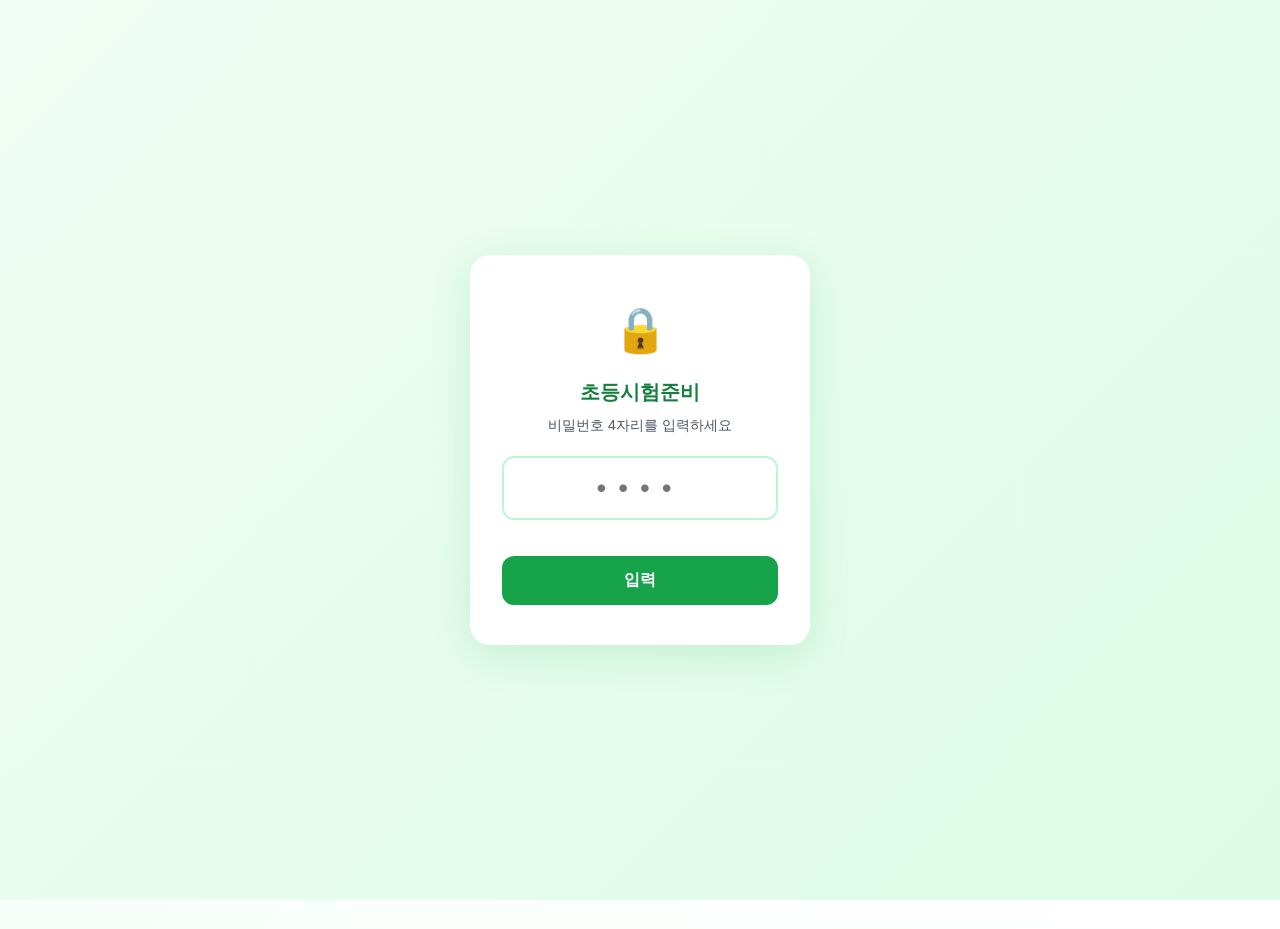
<file: index.html>
<!DOCTYPE html>
<html lang="ko">
<head>
  <meta charset="UTF-8" />
  <meta name="viewport" content="width=device-width, initial-scale=1.0" />
  <title>초등시험준비</title>
  <link rel="stylesheet" href="style.css" />
</head>
<body>
  <div class="container">
    <header>
      <h1>🌱 초등시험준비</h1>
      <p>원하는 방식으로 학습을 시작하세요</p>
    </header>

    <div class="stats-bar" id="statsBar">
      <div class="stat">
        <div class="stat-value" id="totalMain">-</div>
        <div class="stat-label">대문제</div>
      </div>
      <div class="stat">
        <div class="stat-value" id="totalSub">-</div>
        <div class="stat-label">소문제</div>
      </div>
      <div class="stat">
        <div class="stat-value" id="bestScore">-</div>
        <div class="stat-label">최고 점수</div>
      </div>
      <div class="stat">
        <div class="stat-value" id="attemptCount">0</div>
        <div class="stat-label">시도 횟수</div>
      </div>
    </div>

    <h2 style="font-size:15px;color:var(--green-700);margin-bottom:12px;font-weight:600;">📖 학습 모드</h2>
    <div class="mode-grid">
      <a href="modes/all.html" class="mode-card">
        <span class="icon">📚</span>
        <h3>전체 학습</h3>
        <p>모든 문제와 정답을<br>한눈에 훑어보기</p>
      </a>
      <a href="modes/flashcard-big.html" class="mode-card">
        <span class="icon">🗂️</span>
        <h3>큰 단위 카드</h3>
        <p>문제 한 개를 통째로<br>카드로 암기</p>
      </a>
      <a href="modes/flashcard.html" class="mode-card">
        <span class="icon">🃏</span>
        <h3>작은 단위 카드</h3>
        <p>소문제 하나씩<br>카드로 암기</p>
      </a>
    </div>

    <h2 style="font-size:15px;color:var(--green-700);margin:24px 0 12px;font-weight:600;">📝 시험 모드</h2>
    <div class="mode-grid">
      <a href="modes/study.html" class="mode-card">
        <span class="icon">✍️</span>
        <h3>문제별 학습</h3>
        <p>1~20번 골라서<br>①②③ 답 입력 연습</p>
      </a>
      <a href="modes/quiz.html" class="mode-card">
        <span class="icon">🎯</span>
        <h3>객관식 시험</h3>
        <p>4지선다 보기 중<br>정답 고르기</p>
      </a>
      <a href="modes/exam.html" class="mode-card">
        <span class="icon">📋</span>
        <h3>최종시험</h3>
        <p>전체 1~20번을<br>실전처럼 한 번에</p>
      </a>
    </div>

    <div class="btn-row">
      <button class="btn btn-ghost" id="resetBtn">기록 초기화</button>
    </div>
  </div>

  <script src="app.js"></script>
  <script>
    (async () => {
      const [questions, exam] = await Promise.all([loadQuestions(), loadExam()]);
      document.getElementById('totalMain').textContent = exam.length;
      document.getElementById('totalSub').textContent = questions.length;
      const stats = getStats();
      document.getElementById('bestScore').textContent =
        stats.bestScore !== null ? `${stats.bestScore}%` : '-';
      document.getElementById('attemptCount').textContent = stats.attempts || 0;
    })();

    document.getElementById('resetBtn').addEventListener('click', () => {
      if (confirm('모든 학습 기록을 삭제하시겠습니까?')) {
        localStorage.clear();
        location.reload();
      }
    });
  </script>
</body>
</html>
</file>
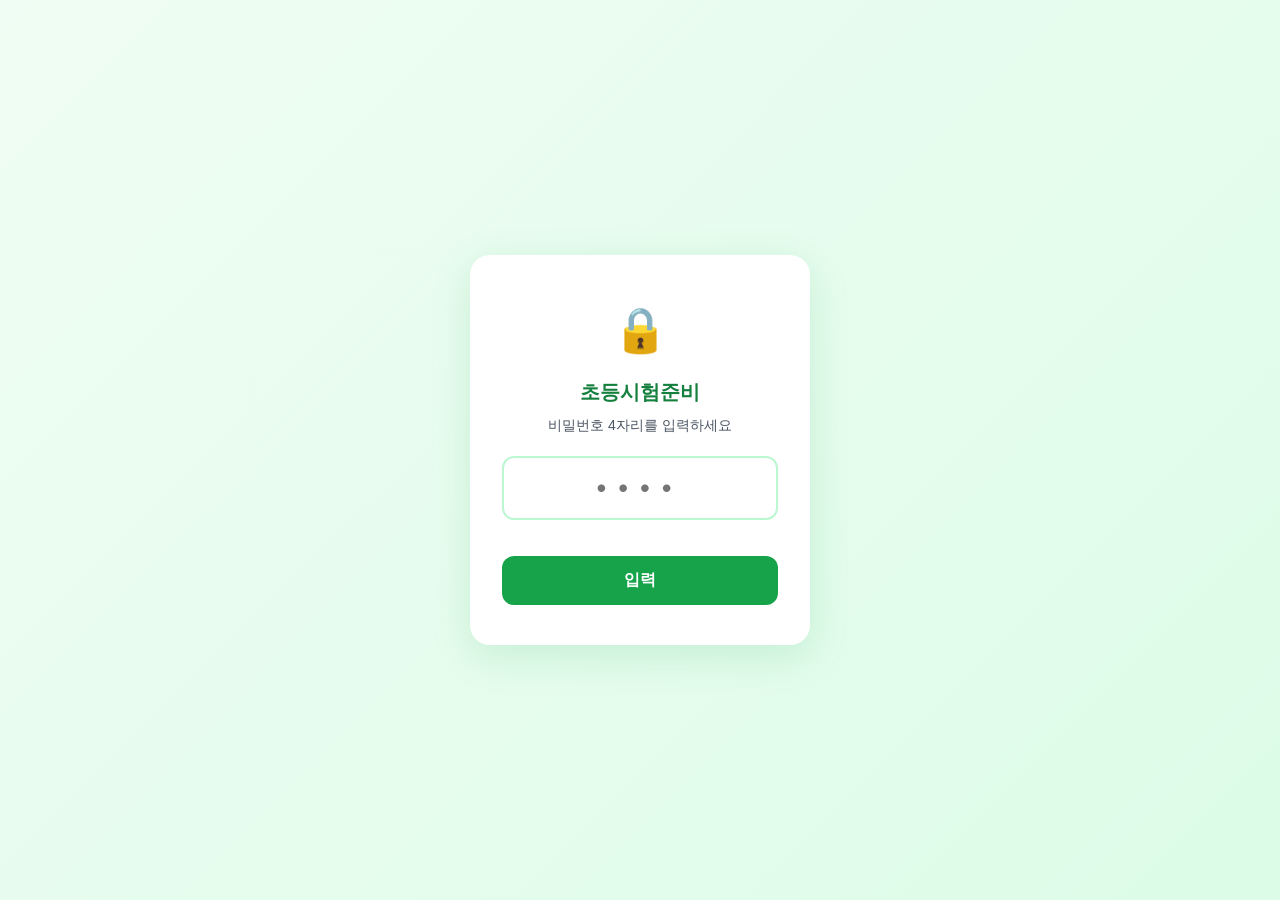
<file: modes/flashcard-big.html>
<!DOCTYPE html>
<html lang="ko">
<head>
  <meta charset="UTF-8" />
  <meta name="viewport" content="width=device-width, initial-scale=1.0" />
  <title>큰 단위 암기카드 - 초등시험준비</title>
  <link rel="stylesheet" href="../style.css" />
  <style>
    .big-card {
      background: #3a5a7c;
      color: white;
      border-radius: 18px;
      min-height: 320px;
      padding: 40px 36px;
      box-shadow: var(--shadow-lg);
      cursor: pointer;
      position: relative;
      transition: transform 0.2s ease;
    }
    .big-card:hover { transform: translateY(-2px); }
    .big-card .flip-hint {
      position: absolute; top: 14px; right: 18px;
      font-size: 12px; opacity: 0.6;
    }
    .big-card .q-num {
      display: inline-block;
      background: rgba(255,255,255,0.18);
      padding: 4px 10px;
      border-radius: 6px;
      font-size: 13px;
      font-weight: 600;
      margin-bottom: 14px;
    }
    .big-card .q-title {
      font-size: 18px;
      font-weight: 600;
      line-height: 1.55;
      margin-bottom: 18px;
    }
    .big-card .sub-line {
      font-size: 16px;
      line-height: 1.7;
      padding: 4px 0;
    }
    .big-card .sub-line .lab { font-weight: 700; margin-right: 6px; }
    .big-card .sub-line .pmt {
      opacity: 0.7;
      font-size: 14px;
      margin-right: 6px;
    }
    .big-card .answers-hidden .ans {
      display: inline-block;
      background: rgba(255,255,255,0.15);
      color: transparent;
      border-radius: 4px;
      padding: 0 30px;
      user-select: none;
    }
  </style>
</head>
<body>
  <div class="container">
    <a href="../index.html" class="back-link">← 메인으로</a>

    <div class="question-selector" id="qSelector"></div>

    <div class="progress-bar">
      <div class="progress-fill" id="progressFill" style="width: 0%"></div>
    </div>

    <div class="question-meta" style="margin-bottom:12px;">
      <span class="category-tag" id="counter">0 / 0</span>
      <button class="btn btn-ghost" id="toggleBtn" style="padding:6px 12px;font-size:13px;">정답 숨기기</button>
    </div>

    <div class="big-card" id="card" onclick="toggleAnswers()">
      <span class="flip-hint">탭하여 정답 숨김/표시</span>
      <div id="cardBody">불러오는 중...</div>
    </div>

    <div class="btn-row">
      <button class="btn btn-secondary" id="prevBtn">← 이전</button>
      <button class="btn btn-primary" id="nextBtn">다음 →</button>
    </div>
    <div class="btn-row" style="margin-top:8px;">
      <button class="btn btn-ghost" id="shuffleBtn">🔀 순서 섞기</button>
    </div>
  </div>

  <script src="../app.js"></script>
  <script>
    let allExam = [];
    let exam = [];
    let currentIdx = 0;
    let hideAnswers = false;

    (async () => {
      allExam = await loadExam();
      exam = [...allExam];
      renderSelector();
      render();
    })();

    function renderSelector() {
      const sel = document.getElementById('qSelector');
      let html = `<a class="q-chip active" onclick="filterTo(null)">전체</a>`;
      allExam.forEach(q => {
        html += `<a class="q-chip" data-id="${q.id}" onclick="filterTo(${q.id})">${q.id}번</a>`;
      });
      sel.innerHTML = html;
    }

    function filterTo(id) {
      document.querySelectorAll('.q-chip').forEach(c => c.classList.remove('active'));
      if (id === null) {
        exam = [...allExam];
        document.querySelector('.q-chip').classList.add('active');
      } else {
        exam = allExam.filter(q => q.id === id);
        document.querySelector(`.q-chip[data-id="${id}"]`).classList.add('active');
      }
      currentIdx = 0;
      render();
    }

    function render() {
      if (!exam.length) return;
      const q = exam[currentIdx];
      document.getElementById('counter').textContent = `${currentIdx + 1} / ${exam.length}`;
      document.getElementById('progressFill').style.width = `${((currentIdx + 1) / exam.length) * 100}%`;
      document.getElementById('toggleBtn').textContent = hideAnswers ? '정답 보기' : '정답 숨기기';

      const body = document.getElementById('cardBody');
      body.className = hideAnswers ? 'answers-hidden' : '';
      body.innerHTML = `
        <div class="q-num">문제 ${q.id}</div>
        <div class="q-title">${q.title}</div>
        ${q.subs.map(s => `
          <div class="sub-line">
            <span class="lab">${s.label}</span>
            <span class="pmt">${s.prompt}:</span>
            <span class="ans">${s.answer}</span>
          </div>
        `).join('')}
      `;
    }

    function toggleAnswers() {
      hideAnswers = !hideAnswers;
      render();
    }

    document.getElementById('toggleBtn').addEventListener('click', (e) => {
      e.stopPropagation();
      toggleAnswers();
    });
    document.getElementById('nextBtn').addEventListener('click', () => {
      if (currentIdx < exam.length - 1) { currentIdx++; render(); }
    });
    document.getElementById('prevBtn').addEventListener('click', () => {
      if (currentIdx > 0) { currentIdx--; render(); }
    });
    document.getElementById('shuffleBtn').addEventListener('click', () => {
      exam = shuffle(exam);
      currentIdx = 0;
      render();
    });
    document.addEventListener('keydown', (e) => {
      if (e.key === 'ArrowRight') document.getElementById('nextBtn').click();
      else if (e.key === 'ArrowLeft') document.getElementById('prevBtn').click();
      else if (e.key === ' ' || e.key === 'Enter') { e.preventDefault(); toggleAnswers(); }
    });
  </script>
</body>
</html>
</file>
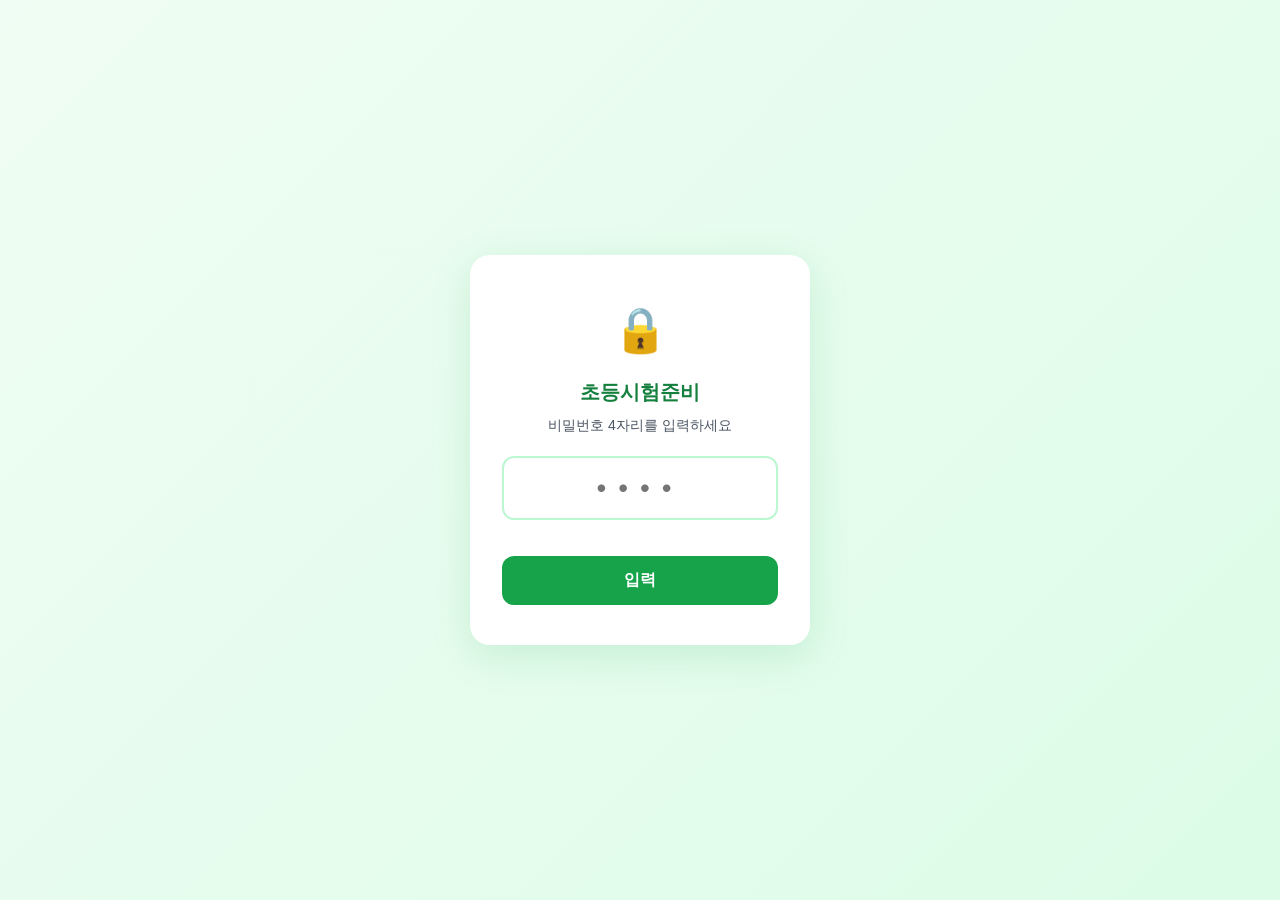
<file: modes/flashcard.html>
<!DOCTYPE html>
<html lang="ko">
<head>
  <meta charset="UTF-8" />
  <meta name="viewport" content="width=device-width, initial-scale=1.0" />
  <title>암기카드 - 초등시험준비</title>
  <link rel="stylesheet" href="../style.css" />
</head>
<body>
  <div class="container">
    <a href="../index.html" class="back-link">← 메인으로</a>

    <div class="question-selector" id="catSelector"></div>

    <div class="progress-bar">
      <div class="progress-fill" id="progressFill" style="width: 0%"></div>
    </div>

    <div class="question-meta" style="margin-bottom:12px;">
      <span class="category-tag" id="category">-</span>
      <span id="counter">0 / 0</span>
    </div>

    <div class="flashcard" id="card" onclick="flipCard()">
      <span class="flip-hint">탭하여 뒤집기</span>
      <div class="label" id="cardLabel">QUESTION</div>
      <div class="content" id="cardContent">카드를 불러오는 중...</div>
    </div>

    <div class="btn-row">
      <button class="btn btn-secondary" id="prevBtn">← 이전</button>
      <button class="btn btn-primary" id="nextBtn">다음 →</button>
    </div>

    <div class="btn-row" style="margin-top:8px;">
      <button class="btn btn-ghost" id="shuffleBtn">🔀 순서 섞기</button>
    </div>
  </div>

  <script src="../app.js"></script>
  <script>
    let allQuestions = [];
    let questions = [];
    let currentIdx = 0;
    let showAnswer = false;

    (async () => {
      allQuestions = await loadQuestions();
      questions = [...allQuestions];
      renderSelector();
      render();
    })();

    function renderSelector() {
      const cats = ['전체', ...new Set(allQuestions.map(q => q.category))];
      const sel = document.getElementById('catSelector');
      sel.innerHTML = cats.map((c, i) => {
        const label = c === '전체' ? '전체' : shortLabel(c);
        return `<a class="q-chip ${i === 0 ? 'active' : ''}" data-cat="${c}" onclick="filterCat('${c.replace(/'/g, "\\'")}')">${label}</a>`;
      }).join('');
    }

    function shortLabel(cat) {
      // "비유 - 11번 (씨/밭/나무/새)" → "11번"
      const m = cat.match(/(\d+)번/);
      if (m) return m[0];
      return cat;
    }

    function filterCat(cat) {
      document.querySelectorAll('.q-chip').forEach(c => c.classList.remove('active'));
      const target = document.querySelector(`.q-chip[data-cat="${cat}"]`);
      if (target) target.classList.add('active');
      questions = cat === '전체' ? [...allQuestions] : allQuestions.filter(q => q.category === cat);
      currentIdx = 0;
      showAnswer = false;
      render();
    }

    function render() {
      if (!questions.length) return;
      const q = questions[currentIdx];
      document.getElementById('category').textContent = q.category || '카드';
      document.getElementById('counter').textContent = `${currentIdx + 1} / ${questions.length}`;
      document.getElementById('progressFill').style.width = `${((currentIdx + 1) / questions.length) * 100}%`;

      if (showAnswer) {
        document.getElementById('cardLabel').textContent = 'ANSWER';
        document.getElementById('cardLabel').style.color = 'var(--green-700)';
        document.getElementById('cardContent').innerHTML =
          `${q.answer}` + (q.explanation ? `<div style="font-size:14px;color:var(--gray-600);margin-top:14px;font-weight:400;">${q.explanation}</div>` : '');
      } else {
        document.getElementById('cardLabel').textContent = 'QUESTION';
        document.getElementById('cardLabel').style.color = 'var(--green-600)';
        document.getElementById('cardContent').textContent = q.question;
      }
    }

    function flipCard() {
      showAnswer = !showAnswer;
      render();
    }

    document.getElementById('nextBtn').addEventListener('click', () => {
      if (currentIdx < questions.length - 1) {
        currentIdx++;
        showAnswer = false;
        render();
      }
    });

    document.getElementById('prevBtn').addEventListener('click', () => {
      if (currentIdx > 0) {
        currentIdx--;
        showAnswer = false;
        render();
      }
    });

    document.getElementById('shuffleBtn').addEventListener('click', () => {
      questions = shuffle(questions);
      currentIdx = 0;
      showAnswer = false;
      render();
    });

    document.addEventListener('keydown', (e) => {
      if (e.key === 'ArrowRight') document.getElementById('nextBtn').click();
      else if (e.key === 'ArrowLeft') document.getElementById('prevBtn').click();
      else if (e.key === ' ' || e.key === 'Enter') {
        e.preventDefault();
        flipCard();
      }
    });
  </script>
</body>
</html>
</file>
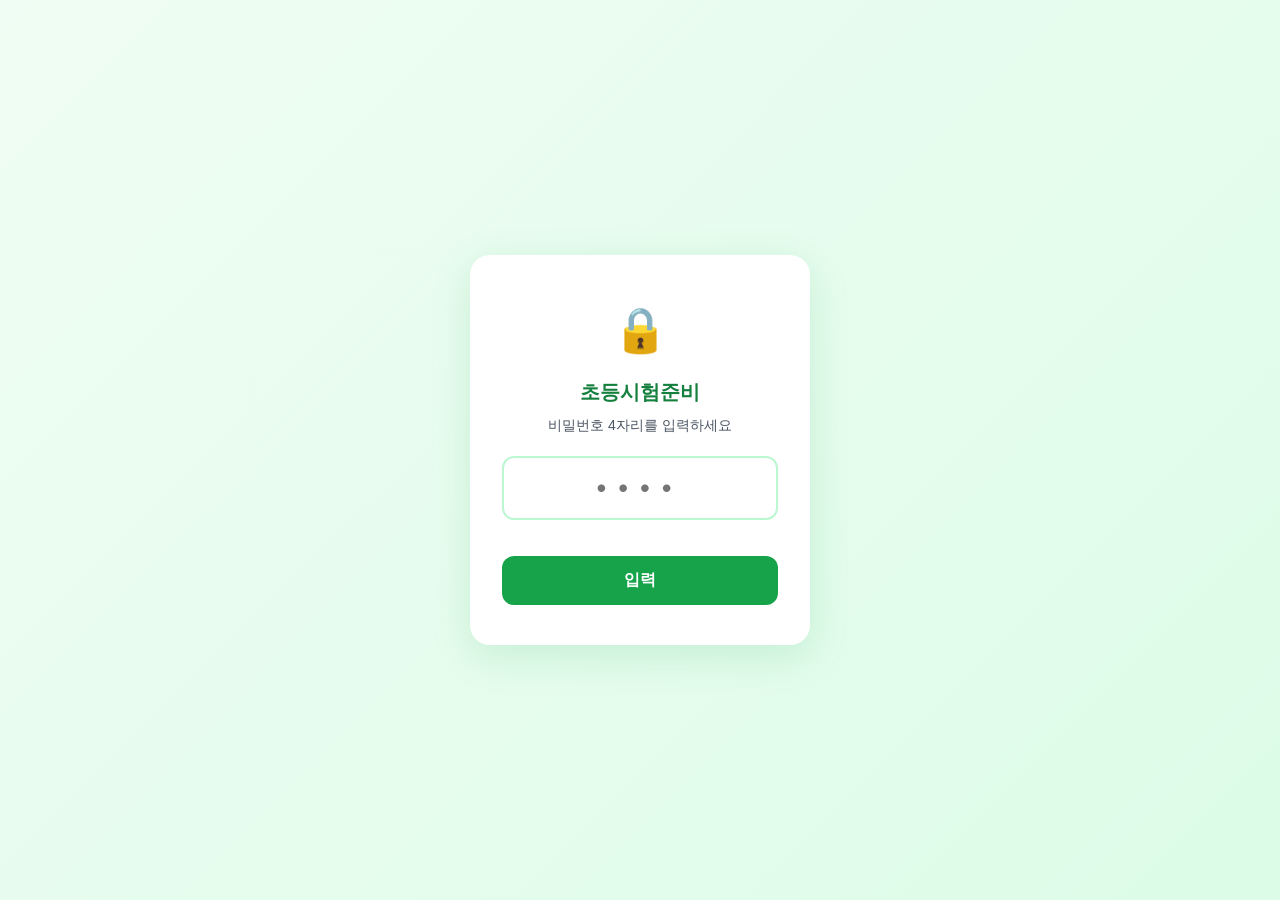
<file: modes/study.html>
<!DOCTYPE html>
<html lang="ko">
<head>
  <meta charset="UTF-8" />
  <meta name="viewport" content="width=device-width, initial-scale=1.0" />
  <title>문제별 학습 - 초등시험준비</title>
  <link rel="stylesheet" href="../style.css" />
</head>
<body>
  <div class="container">
    <a href="../index.html" class="back-link">← 메인으로</a>

    <header style="margin-bottom:16px;">
      <h1 style="font-size:22px;color:var(--green-700);">✏️ 문제별 학습</h1>
      <p style="color:var(--gray-600);font-size:14px;margin-top:4px;">
        한 문제씩 골라서 ①②③ 답을 입력하며 연습하세요.
      </p>
    </header>

    <div class="question-selector" id="qSelector"></div>

    <div id="studyArea"></div>

    <div class="btn-row" id="actionBar" style="display:none;">
      <button class="btn btn-primary" id="checkBtn">채점하기</button>
      <button class="btn btn-secondary" id="revealBtn">정답 보기</button>
      <button class="btn btn-ghost" id="resetBtn">다시 풀기</button>
    </div>
  </div>

  <script src="../app.js"></script>
  <script>
    let exam = [];
    let currentQId = null;

    (async () => {
      exam = await loadExam();
      renderSelector();
      const last = localStorage.getItem('study_last');
      selectQuestion(last ? parseInt(last) : exam[0].id);
    })();

    function renderSelector() {
      document.getElementById('qSelector').innerHTML = exam.map(q =>
        `<a class="q-chip" data-id="${q.id}" onclick="selectQuestion(${q.id})">${q.id}번</a>`
      ).join('');
    }

    function selectQuestion(id) {
      currentQId = id;
      localStorage.setItem('study_last', id);
      document.querySelectorAll('.q-chip').forEach(c => {
        c.classList.toggle('active', parseInt(c.dataset.id) === id);
      });
      const q = exam.find(e => e.id === id);
      if (!q) return;

      document.getElementById('studyArea').innerHTML = `
        <div class="exam-question-block">
          <div class="exam-q-title">
            <span class="exam-q-number">${q.id}</span>${q.title}
          </div>
          ${q.subs.map((s, i) => `
            <div class="sub-row">
              <span class="sub-label">${s.label}</span>
              <span class="sub-prompt">${s.prompt}</span>
              <input type="text" class="sub-input" data-idx="${i}" autocomplete="off" placeholder="답 입력" />
            </div>
          `).join('')}
        </div>
      `;
      document.getElementById('actionBar').style.display = 'flex';

      const inputs = document.querySelectorAll('.sub-input');
      inputs.forEach((inp, idx) => {
        inp.addEventListener('keydown', (e) => {
          if (e.key === 'Enter') {
            e.preventDefault();
            const next = inputs[idx + 1];
            if (next) next.focus();
            else document.getElementById('checkBtn').click();
          }
        });
      });
      if (inputs[0]) inputs[0].focus();
    }

    document.getElementById('checkBtn').addEventListener('click', () => {
      const q = exam.find(e => e.id === currentQId);
      const block = document.querySelector('.exam-question-block');
      let correct = 0;
      q.subs.forEach((s, i) => {
        const inp = block.querySelector(`[data-idx="${i}"]`);
        const isOk = fuzzyMatch(inp.value, s.answer);
        inp.classList.remove('correct', 'incorrect');
        inp.classList.add(isOk ? 'correct' : 'incorrect');
        if (isOk) correct++;

        const row = inp.parentElement;
        const old = row.querySelector('.sub-answer-reveal');
        if (old) old.remove();
        if (!isOk) {
          const reveal = document.createElement('div');
          reveal.className = 'sub-answer-reveal wrong';
          reveal.textContent = `정답: ${s.answer}`;
          row.appendChild(reveal);
        }
      });
      const percent = Math.round((correct / q.subs.length) * 100);
      alert(`${correct} / ${q.subs.length} 정답 (${percent}%)`);
    });

    document.getElementById('revealBtn').addEventListener('click', () => {
      const q = exam.find(e => e.id === currentQId);
      const block = document.querySelector('.exam-question-block');
      q.subs.forEach((s, i) => {
        const inp = block.querySelector(`[data-idx="${i}"]`);
        inp.value = s.answer;
        inp.classList.remove('incorrect');
        inp.classList.add('correct');
      });
    });

    document.getElementById('resetBtn').addEventListener('click', () => {
      selectQuestion(currentQId);
    });
  </script>
</body>
</html>
</file>
<file: style.css>
@media print {
  body { background: white !important; }
  .container { max-width: 100% !important; padding: 0 !important; }
  .back-link, .btn-row, .toolbar, header p, .stats-bar, .progress-bar,
  .question-meta button, .flip-hint, .question-selector,
  #examArea, #studyArea, #quizArea, .mode-grid { display: none !important; }
  .exam-question-block, .study-block, .result-item {
    page-break-inside: avoid !important;
    break-inside: avoid !important;
    box-shadow: none !important;
    border: 1px solid #ccc !important;
    margin-bottom: 12px !important;
  }
  .result-summary { box-shadow: none !important; border: 1px solid #ccc !important; }
  .sub-answer-reveal { background: #fff5f5 !important; color: #c00 !important; }
  a { color: inherit !important; text-decoration: none !important; }
  @page { size: A4; margin: 12mm; }
}

:root {
  --green-50: #f0fdf4;
  --green-100: #dcfce7;
  --green-200: #bbf7d0;
  --green-300: #86efac;
  --green-400: #4ade80;
  --green-500: #22c55e;
  --green-600: #16a34a;
  --green-700: #15803d;
  --green-800: #166534;
  --gray-50: #f9fafb;
  --gray-100: #f3f4f6;
  --gray-200: #e5e7eb;
  --gray-400: #9ca3af;
  --gray-600: #4b5563;
  --gray-800: #1f2937;
  --red-500: #ef4444;
  --shadow-sm: 0 1px 3px rgba(0, 0, 0, 0.05);
  --shadow-md: 0 4px 12px rgba(22, 163, 74, 0.08);
  --shadow-lg: 0 10px 30px rgba(22, 163, 74, 0.12);
}

* {
  box-sizing: border-box;
  margin: 0;
  padding: 0;
}

body {
  font-family: -apple-system, BlinkMacSystemFont, "Pretendard", "Apple SD Gothic Neo", sans-serif;
  background: linear-gradient(135deg, var(--green-50) 0%, #ffffff 100%);
  color: var(--gray-800);
  min-height: 100vh;
  line-height: 1.6;
  -webkit-font-smoothing: antialiased;
}

.container {
  max-width: 800px;
  margin: 0 auto;
  padding: 40px 24px;
}

header {
  text-align: center;
  margin-bottom: 48px;
}

header h1 {
  font-size: 32px;
  font-weight: 700;
  color: var(--green-700);
  margin-bottom: 8px;
}

header p {
  color: var(--gray-600);
  font-size: 15px;
}

.mode-grid {
  display: grid;
  grid-template-columns: repeat(auto-fit, minmax(220px, 1fr));
  gap: 20px;
  margin-bottom: 32px;
}

.mode-card {
  background: white;
  border: 2px solid var(--green-100);
  border-radius: 16px;
  padding: 28px 24px;
  text-align: center;
  cursor: pointer;
  transition: all 0.2s ease;
  text-decoration: none;
  color: inherit;
  display: block;
  box-shadow: var(--shadow-sm);
}

.mode-card:hover {
  border-color: var(--green-400);
  transform: translateY(-4px);
  box-shadow: var(--shadow-lg);
}

.mode-card .icon {
  font-size: 40px;
  margin-bottom: 12px;
  display: block;
}

.mode-card h3 {
  font-size: 18px;
  color: var(--green-700);
  margin-bottom: 6px;
}

.mode-card p {
  font-size: 13px;
  color: var(--gray-600);
}

.stats-bar {
  background: white;
  border-radius: 12px;
  padding: 16px 20px;
  display: flex;
  justify-content: space-around;
  box-shadow: var(--shadow-sm);
  border: 1px solid var(--green-100);
  margin-bottom: 24px;
}

.stat {
  text-align: center;
}

.stat-value {
  font-size: 22px;
  font-weight: 700;
  color: var(--green-600);
}

.stat-label {
  font-size: 12px;
  color: var(--gray-600);
  margin-top: 2px;
}

.btn {
  display: inline-block;
  padding: 12px 24px;
  border-radius: 10px;
  font-size: 15px;
  font-weight: 600;
  cursor: pointer;
  border: none;
  transition: all 0.15s ease;
  text-decoration: none;
  font-family: inherit;
}

.btn-primary {
  background: var(--green-600);
  color: white;
}

.btn-primary:hover {
  background: var(--green-700);
}

.btn-secondary {
  background: white;
  color: var(--green-700);
  border: 1.5px solid var(--green-300);
}

.btn-secondary:hover {
  background: var(--green-50);
  border-color: var(--green-500);
}

.btn-ghost {
  background: transparent;
  color: var(--gray-600);
}

.btn-ghost:hover {
  color: var(--green-700);
}

.btn-row {
  display: flex;
  gap: 12px;
  justify-content: center;
  flex-wrap: wrap;
  margin-top: 24px;
}

.progress-bar {
  background: var(--green-100);
  height: 8px;
  border-radius: 4px;
  overflow: hidden;
  margin-bottom: 24px;
}

.progress-fill {
  background: var(--green-500);
  height: 100%;
  transition: width 0.3s ease;
}

.question-card {
  background: white;
  border-radius: 16px;
  padding: 36px 32px;
  box-shadow: var(--shadow-md);
  border: 1px solid var(--green-100);
  margin-bottom: 20px;
}

.question-meta {
  display: flex;
  justify-content: space-between;
  align-items: center;
  margin-bottom: 16px;
  font-size: 13px;
  color: var(--gray-600);
}

.category-tag {
  background: var(--green-100);
  color: var(--green-700);
  padding: 4px 10px;
  border-radius: 6px;
  font-weight: 500;
}

.question-text {
  font-size: 19px;
  font-weight: 500;
  color: var(--gray-800);
  margin-bottom: 24px;
  line-height: 1.5;
}

.choices {
  display: flex;
  flex-direction: column;
  gap: 10px;
}

.choice {
  background: var(--gray-50);
  border: 2px solid var(--gray-200);
  border-radius: 10px;
  padding: 14px 18px;
  cursor: pointer;
  transition: all 0.15s ease;
  font-size: 15px;
  text-align: left;
  font-family: inherit;
  color: var(--gray-800);
}

.choice:hover {
  border-color: var(--green-300);
  background: var(--green-50);
}

.choice.selected {
  border-color: var(--green-500);
  background: var(--green-50);
  color: var(--green-800);
  font-weight: 600;
}

.choice.correct {
  border-color: var(--green-500);
  background: var(--green-100);
  color: var(--green-800);
}

.choice.incorrect {
  border-color: var(--red-500);
  background: #fef2f2;
  color: var(--red-500);
}

.fill-input {
  width: 100%;
  padding: 14px 18px;
  font-size: 16px;
  border: 2px solid var(--gray-200);
  border-radius: 10px;
  font-family: inherit;
  transition: border 0.15s ease;
}

.fill-input:focus {
  outline: none;
  border-color: var(--green-500);
}

.flashcard {
  background: white;
  border-radius: 16px;
  min-height: 320px;
  padding: 48px 32px;
  box-shadow: var(--shadow-md);
  border: 1px solid var(--green-100);
  display: flex;
  flex-direction: column;
  justify-content: center;
  align-items: center;
  text-align: center;
  cursor: pointer;
  position: relative;
}

.flashcard .flip-hint {
  position: absolute;
  top: 16px;
  right: 20px;
  font-size: 12px;
  color: var(--gray-400);
}

.flashcard .label {
  font-size: 12px;
  color: var(--green-600);
  font-weight: 600;
  letter-spacing: 1px;
  margin-bottom: 16px;
}

.flashcard .content {
  font-size: 22px;
  font-weight: 500;
  line-height: 1.5;
  color: var(--gray-800);
}

.feedback {
  padding: 14px 18px;
  border-radius: 10px;
  margin-top: 16px;
  font-size: 14px;
}

.feedback.correct {
  background: var(--green-50);
  color: var(--green-700);
  border: 1px solid var(--green-200);
}

.feedback.incorrect {
  background: #fef2f2;
  color: var(--red-500);
  border: 1px solid #fecaca;
}

.feedback .answer-label {
  font-weight: 600;
  margin-bottom: 4px;
}

.result-summary {
  background: white;
  border-radius: 16px;
  padding: 40px 32px;
  text-align: center;
  box-shadow: var(--shadow-md);
  border: 1px solid var(--green-100);
  margin-bottom: 24px;
}

.score-big {
  font-size: 56px;
  font-weight: 700;
  color: var(--green-600);
  line-height: 1;
}

.score-label {
  color: var(--gray-600);
  margin-top: 8px;
  font-size: 14px;
}

.result-list {
  background: white;
  border-radius: 16px;
  padding: 24px;
  box-shadow: var(--shadow-sm);
  border: 1px solid var(--green-100);
}

.result-item {
  padding: 16px 0;
  border-bottom: 1px solid var(--gray-100);
}

.result-item:last-child {
  border-bottom: none;
}

.result-item .q {
  font-weight: 500;
  margin-bottom: 6px;
}

.result-item .a {
  font-size: 14px;
  color: var(--gray-600);
}

.result-item .mark {
  display: inline-block;
  width: 22px;
  height: 22px;
  border-radius: 50%;
  text-align: center;
  line-height: 22px;
  font-size: 13px;
  font-weight: 700;
  color: white;
  margin-right: 8px;
  vertical-align: middle;
}

.mark.o { background: var(--green-500); }
.mark.x { background: var(--red-500); }

.back-link {
  display: inline-block;
  color: var(--green-700);
  text-decoration: none;
  font-size: 14px;
  margin-bottom: 20px;
}

.back-link:hover {
  text-decoration: underline;
}

.exam-question-block {
  background: white;
  border-radius: 14px;
  padding: 24px 24px 20px;
  box-shadow: var(--shadow-sm);
  border: 1px solid var(--green-100);
  margin-bottom: 20px;
}

.exam-q-title {
  font-size: 16px;
  font-weight: 600;
  color: var(--gray-800);
  margin-bottom: 16px;
  line-height: 1.5;
}

.exam-q-number {
  display: inline-block;
  background: var(--green-600);
  color: white;
  width: 28px;
  height: 28px;
  border-radius: 50%;
  text-align: center;
  line-height: 28px;
  font-size: 14px;
  font-weight: 700;
  margin-right: 10px;
  vertical-align: middle;
}

.sub-row {
  display: flex;
  align-items: center;
  gap: 10px;
  margin-bottom: 10px;
}

.sub-label {
  font-weight: 700;
  color: var(--green-700);
  min-width: 26px;
  font-size: 15px;
}

.sub-prompt {
  color: var(--gray-600);
  font-size: 14px;
  min-width: 140px;
}

.sub-input {
  flex: 1;
  padding: 10px 14px;
  font-size: 14px;
  border: 1.5px solid var(--gray-200);
  border-radius: 8px;
  font-family: inherit;
  background: var(--gray-50);
  transition: border 0.15s ease;
}

.sub-input:focus {
  outline: none;
  border-color: var(--green-500);
  background: white;
}

.sub-input.correct {
  border-color: var(--green-500);
  background: var(--green-50);
}

.sub-input.incorrect {
  border-color: var(--red-500);
  background: #fef2f2;
}

.sub-answer-reveal {
  flex-basis: 100%;
  font-size: 13px;
  color: var(--green-700);
  background: var(--green-50);
  padding: 8px 12px;
  border-radius: 6px;
  margin-top: 4px;
}

.sub-answer-reveal.wrong {
  color: var(--red-500);
  background: #fef2f2;
}

.question-selector {
  background: white;
  border-radius: 12px;
  padding: 16px 20px;
  box-shadow: var(--shadow-sm);
  border: 1px solid var(--green-100);
  margin-bottom: 20px;
  display: flex;
  flex-wrap: wrap;
  gap: 8px;
}

.q-chip {
  display: inline-block;
  padding: 8px 14px;
  background: var(--gray-50);
  border: 1.5px solid var(--gray-200);
  border-radius: 8px;
  font-size: 14px;
  cursor: pointer;
  text-decoration: none;
  color: var(--gray-800);
  font-weight: 500;
  transition: all 0.15s ease;
}

.q-chip:hover {
  border-color: var(--green-400);
  background: var(--green-50);
}

.q-chip.active {
  background: var(--green-600);
  color: white;
  border-color: var(--green-600);
}

.study-block {
  background: white;
  border-radius: 14px;
  padding: 22px 24px;
  margin-bottom: 16px;
  box-shadow: var(--shadow-sm);
  border: 1px solid var(--green-100);
}

.study-title {
  font-size: 15px;
  font-weight: 600;
  color: var(--gray-800);
  margin-bottom: 14px;
  line-height: 1.5;
}

.study-sub {
  display: flex;
  gap: 10px;
  padding: 8px 0;
  font-size: 14px;
  border-top: 1px dashed var(--gray-100);
}

.study-sub:first-of-type { border-top: none; }

.study-sub .sub-label { min-width: 26px; }
.study-sub .prompt { color: var(--gray-600); min-width: 140px; }
.study-sub .answer {
  color: var(--green-700);
  font-weight: 500;
  flex: 1;
}

.study-sub .answer.hidden {
  background: var(--gray-100);
  color: transparent;
  border-radius: 4px;
  cursor: pointer;
  user-select: none;
}

.toolbar {
  display: flex;
  gap: 8px;
  margin-bottom: 16px;
  flex-wrap: wrap;
}

@media (max-width: 600px) {
  .sub-row { flex-wrap: wrap; }
  .sub-prompt { min-width: 100%; }
  .study-sub { flex-wrap: wrap; }
  .study-sub .prompt { min-width: 100%; }
  .container { padding: 24px 16px; }
  header h1 { font-size: 24px; }
  .question-card { padding: 24px 20px; }
  .flashcard .content { font-size: 18px; }
  .score-big { font-size: 44px; }
}
</file>
